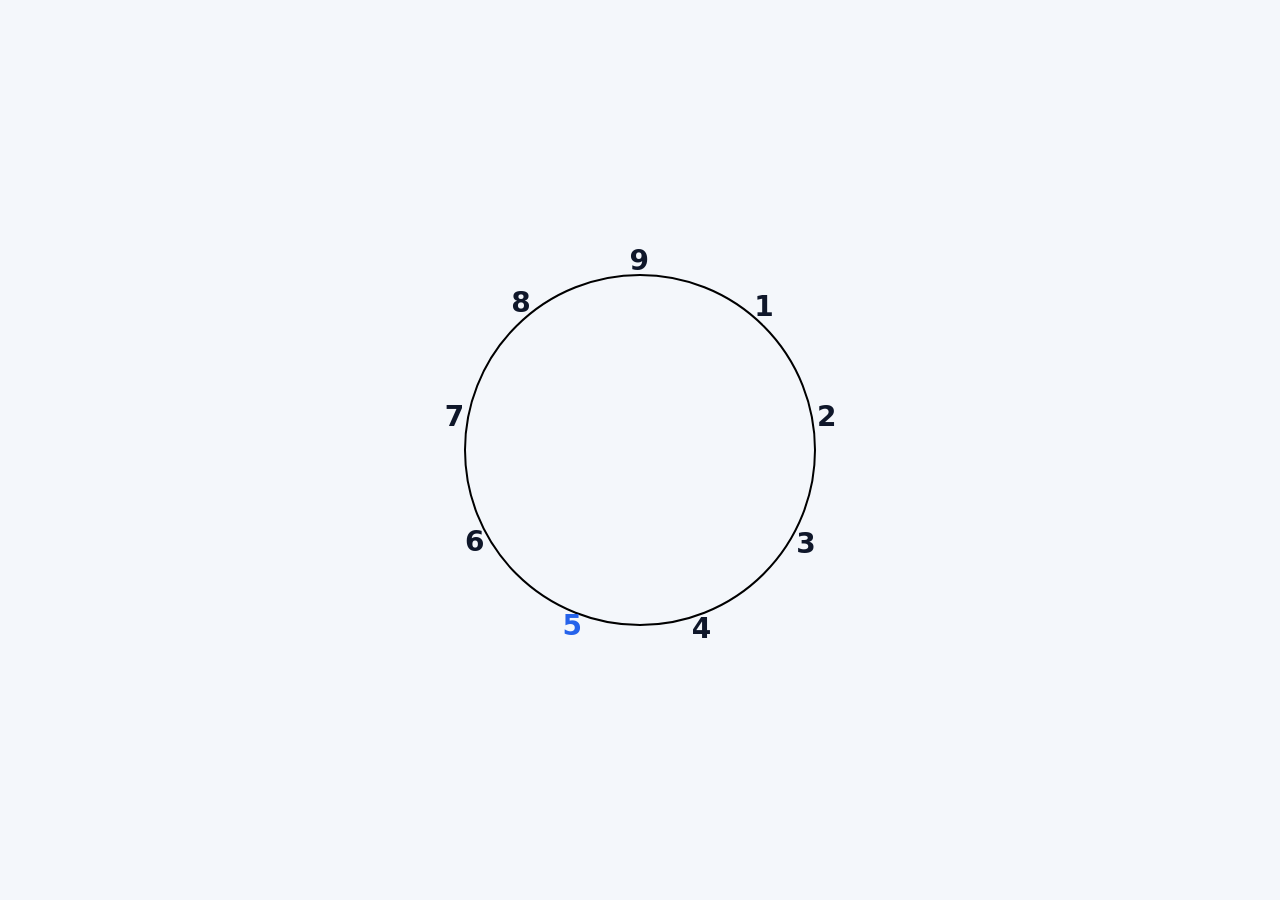
<file: components/numeric-ring/demo.html>
<!DOCTYPE html>
<html lang="en">
  <head>
    <meta charset="utf-8" />
    <meta name="viewport" content="width=device-width, initial-scale=1" />
    <title>Numeric ring (1–9, 9 at top)</title>
    <link rel="stylesheet" href="./numeric-ring.css" />
    <style>
      body {
        margin: 0;
        min-height: 100dvh;
        display: grid;
        place-items: center;
        background: #f4f7fb;
      }
    </style>
  </head>
  <body>
    <div id="ring-one" aria-label="Numbers one through nine"></div>

    <script type="module">
      import { mountNumericRing } from './numeric-ring.js';

      mountNumericRing(document.getElementById('ring-one'), {
        labels: ['9', '1', '2', '3', '4', '5', '6', '7', '8'],
        slotCards: {
          '5': [
            {
              ordinal: 1,
              ordinalTotal: 1,
              title: 'DEMO CARD (FIVE)',
              sections: [{ bodyParagraphs: ['Open digit 5, then tap this chip.'] }],
            },
          ],
        },
        onSlotCardActivate: ({ card }) => console.log('[demo]', card.title),
      });
    </script>
  </body>
</html>
</file>
<file: components/numeric-ring/numeric-ring.css>
.numeric-ring {
  overflow: visible;

  --nr-size: min(72vmin, 22rem);
  --nr-ring-width: 2px;
  --nr-ring-color: #000;
  --nr-num-color: #0f172a;
  /* Digits that open the hub deck (button) — link-like blue */
  --nr-digit-hit-color: #2563eb;
  --nr-digit-hit-color-hover: #1d4ed8;
  --nr-num-size: clamp(1rem, 4vmin, 1.75rem);
  --nr-symbol-name-size: clamp(0.6875rem, 2.65vmin, 0.92rem);
  --nr-name-outset: clamp(0.85rem, 2.85vmin, 1.35rem);
  /* Digit/deity radial offset adds --nr-orbit-gap-scale × this past size/2 + ring-width/2 */
  --nr-orbit-gap: clamp(4px, 0.42em, 10px);
  --nr-orbit-gap-scale: 2.5;
  /* Seeds resolveChordRadiusRatio; mount mirrors to `--nr-junction-ratio` for SVG chords only. */
  --nr-chord-radius-ratio: calc(1 - var(--nr-ring-width) / var(--nr-size));
  /* Overwritten in mountNumericRing; fallback 1 avoids invalid calc before script */
  --nr-junction-ratio: 1;
  /* Optional: + nudge moves digit slightly toward hub along the spoke */
  --nr-digit-radial-nudge: 0px;
  /* Optional: tweak spoke rotation (degrees, e.g. for optical alignment). */
  --nr-digit-angle-nudge-deg: 0deg;
  /* Tangential slide along the ring (after radial place); negative ≈ half-step CCW, no extra digit rotation. */
  --nr-digit-tangent-shift: -0.5ch;
  /* Legacy spacing vars (deck UI is centered in hub; radial layout removed) */
  --nr-card-first-gap: clamp(2.5rem, 14vmin, 6.5rem);
  --nr-card-stack-gap: 10px;
  --nr-card-step: clamp(36px, 7vmin, 56px);
  --nr-card-chip-size: clamp(0.6875rem, 2.1vmin, 0.75rem);
  --nr-chord-stroke: 0.014;
  --nr-chord-color: var(--nr-ring-color);
  /* Chords tagged with a group (third tuple item, e.g. 'triad') can outrank the rest */
  --nr-chord-triad-stroke: 0.022;
  --nr-chord-triad-color: var(--nr-ring-color);
  /* Junction dots where chords meet the ring (`showNodes`); radius in SVG user units (-1..1) */
  --nr-node-radius: 0.028;
  --nr-node-triad-radius: 0.038;
  --nr-node-color: var(--nr-chord-color);
  --nr-node-triad-color: var(--nr-chord-triad-color);
  /* Selected chord (`chordInfo`) and sector arcs (`sectors`); sector colors are set per group */
  --nr-chord-active-color: var(--nr-chord-triad-color);
  --nr-chord-active-stroke: 0.034;
  --nr-sector-stroke: 0.036;
  --nr-sector-color: var(--nr-chord-color);
  /* Secondary line of a two-line label (array `symbolNames`) */
  --nr-symbol-sub-color: var(--nr-digit-hit-color);

  /* Surfaces inside the ring: hub deck chips, planet position chips, definition prose */
  --nr-focus-color: #0f172a;
  --nr-chip-bg: #ffffff;
  --nr-chip-border: #94a3b8;
  --nr-chip-text: #0f172a;
  --nr-ephem-bg: rgb(255 255 255 / 0.96);
  --nr-ephem-border: #e2e8f0;
  --nr-ephem-text: #475569;
  --nr-hub-text: #334155;
  --nr-shadow-rgb: 15 23 42;
  --nr-font-numeral: ui-sans-serif, system-ui, -apple-system, Segoe UI, Roboto, Helvetica, Arial,
    sans-serif;
  --nr-font-label: var(--nr-font-numeral);

  /* Gap between stacked deck chips in the centered hub panel */
  --nr-hub-deck-gap: 0.5rem;

  position: relative;
  width: var(--nr-size);
  height: var(--nr-size);
  box-sizing: border-box;
}

.numeric-ring__track {
  position: absolute;
  inset: 0;
  z-index: 0;
  border-radius: 50%;
  border: var(--nr-ring-width) solid var(--nr-ring-color);
  pointer-events: none;
}

.numeric-ring__chords {
  position: absolute;
  inset: 0;
  z-index: 1;
  width: 100%;
  height: 100%;
  overflow: visible;
  pointer-events: none;
}

.numeric-ring__chords line {
  stroke: var(--nr-chord-color);
  stroke-width: var(--nr-chord-stroke);
  /* Butt caps so endpoints meet the ring circle; round caps extend past (x,y) */
  stroke-linecap: butt;
}

/* Drawn after the plain chords (see mountNumericRing) so the emphasized figure sits on top */
.numeric-ring__chords line.numeric-ring__chord--triad {
  stroke: var(--nr-chord-triad-color);
  stroke-width: var(--nr-chord-triad-stroke);
}

/* While one chord is selected the rest step back */
.numeric-ring--chordSelected .numeric-ring__chords line:not(.numeric-ring__chord-hit) {
  opacity: 0.4;
}

.numeric-ring__chords line.numeric-ring__chord--active {
  stroke: var(--nr-chord-active-color);
  stroke-width: var(--nr-chord-active-stroke);
  stroke-linecap: round;
  opacity: 1;
}

/* Invisible, finger-width twin of each chord. The svg itself ignores the pointer. */
.numeric-ring__chords line.numeric-ring__chord-hit {
  stroke: transparent;
  stroke-width: 0.1;
  pointer-events: stroke;
  cursor: pointer;
  outline: none;
}

.numeric-ring__chords line.numeric-ring__chord-hit:hover,
.numeric-ring__chords line.numeric-ring__chord-hit:focus-visible {
  stroke: var(--nr-chord-active-color);
  stroke-opacity: 0.22;
  stroke-linecap: round;
}

.numeric-ring__sector {
  fill: none;
  stroke: var(--nr-sector-color);
  stroke-width: var(--nr-sector-stroke);
  stroke-linecap: round;
}

.numeric-ring__node {
  r: var(--nr-node-radius);
  fill: var(--nr-node-color);
}

.numeric-ring__node--triad {
  r: var(--nr-node-triad-radius);
  fill: var(--nr-node-triad-color);
}

.numeric-ring__label {
  position: absolute;
  z-index: 2;
  left: 50%;
  top: 50%;
  width: calc(var(--nr-num-size) * 2);
  height: calc(var(--nr-num-size) * 2);
  margin-left: calc(-1 * var(--nr-num-size));
  margin-top: calc(-1 * var(--nr-num-size));
  pointer-events: none;
  font-variant-numeric: lining-nums tabular-nums;
  font-weight: 600;
  font-family: var(--nr-font-numeral);
  font-size: var(--nr-num-size);
  color: var(--nr-num-color);
}

.numeric-ring__arm {
  position: absolute;
  left: 50%;
  top: 50%;
  /* Stable transform box — 0×0 arms make translateY(-orbit) resolve poorly */
  width: 2px;
  height: 2px;
  margin-left: -1px;
  margin-top: -1px;
  overflow: visible;
  display: grid;
  place-items: center;
  transform-origin: center center;
  pointer-events: none;
}

.numeric-ring__label-inner {
  display: flex;
  align-items: center;
  justify-content: center;
  width: 1em;
  height: 1em;
  line-height: 1;
  text-align: center;
  transform: rotate(calc(-1 * var(--nr-slot-deg)));
}

/* Digit 9 only: nudge numeral left (inner transform; deity arm unchanged). */
#ring-one.numeric-ring .numeric-ring__label[data-nr-digit='9'] .numeric-ring__arm--digit .numeric-ring__label-inner {
  transform: rotate(calc(-1 * var(--nr-slot-deg)))
    translateX(calc(-1 * clamp(4px, 0.38vmin, 9px)));
}

/* Digit 7: numeral slight down along upright axes (glyph only). */
#ring-one.numeric-ring .numeric-ring__label[data-nr-digit='7'] .numeric-ring__arm--digit .numeric-ring__label-inner {
  transform: rotate(calc(-1 * var(--nr-slot-deg))) translateY(clamp(3px, 0.35vmin, 8px));
}

/* Digit 2: numeral slight up (glyph only). */
#ring-one.numeric-ring .numeric-ring__label[data-nr-digit='2'] .numeric-ring__arm--digit .numeric-ring__label-inner {
  transform: rotate(calc(-1 * var(--nr-slot-deg)))
    translateY(calc(-1 * clamp(3px, 0.35vmin, 8px)));
}

/* Digit 3: numeral slight up/right vs 6 optical band (glyph only). */
#ring-one.numeric-ring .numeric-ring__label[data-nr-digit='3'] .numeric-ring__arm--digit .numeric-ring__label-inner {
  transform: rotate(calc(-1 * var(--nr-slot-deg))) translateX(clamp(4px, 0.4vmin, 10px))
    translateY(calc(-1 * clamp(3px, 0.35vmin, 8px)));
}

.numeric-ring__symbol-name-stack {
  display: flex;
  flex-direction: column;
  align-items: center;
  gap: 0.14em;
  max-width: min(42vw, 9.5rem);
  transform: rotate(calc(-1 * var(--nr-slot-deg)));
}

.numeric-ring--planetEphemeris .numeric-ring__symbol-name-stack {
  max-width: min(38vw, 8.25rem);
}

.numeric-ring__planet-ephem-stack {
  display: flex;
  flex-direction: column;
  align-items: center;
  gap: 0.08em;
  max-width: min(46vw, 10.5rem);
  transform: rotate(calc(-1 * var(--nr-slot-deg)));
}

.numeric-ring__arm--planet-ephem {
  z-index: 3;
}

.numeric-ring__symbol-name {
  display: inline-block;
  font-family: var(--nr-font-label);
  font-size: var(--nr-symbol-name-size);
  font-weight: 500;
  line-height: 1.06;
  text-align: center;
  /* `pre`: no wrapping, but a `\n` in the name starts a new line */
  white-space: pre;
}

.numeric-ring__symbol-line {
  display: block;
}

.numeric-ring__symbol-line--sub {
  margin-top: 0.22em;
  font-weight: 500;
  color: var(--nr-symbol-sub-color);
  font-variant-emoji: text;
}

/* Digit-4 deity title: layout offset (avoid transform cascade issues in browser). */
#ring-one.numeric-ring:not(.numeric-ring--literary):not(.numeric-ring--medicine)
  .numeric-ring__label[data-nr-digit='4']
  .numeric-ring__symbol-name {
  position: relative;
  display: inline-block;
  left: 0;
  top: calc(-1 * clamp(5px, 0.42vmin, 9px));
}

/* Literary elements — multi-word labels (e.g. Point of view, Characterization) */
#ring-one.numeric-ring--literary:not(.numeric-ring--planetEphemeris) .numeric-ring__symbol-name-stack {
  max-width: min(46vw, 11rem);
}

#ring-one.numeric-ring--literary:not(.numeric-ring--planetEphemeris) .numeric-ring__symbol-name {
  white-space: normal;
  font-size: clamp(0.6875rem, 2.35vmin, 0.82rem);
  line-height: 1.12;
  max-width: min(46vw, 11rem);
}

/* Literary — Setting (digit 1): slight up */
#ring-one.numeric-ring--literary:not(.numeric-ring--planetEphemeris)
  .numeric-ring__label[data-nr-digit='1']
  .numeric-ring__symbol-name {
  position: relative;
  display: inline-block;
  top: calc(-1 * clamp(14px, 1.22vmin, 32px));
}

/* Literary — Tone (digit 2): slight up and right */
#ring-one.numeric-ring--literary:not(.numeric-ring--planetEphemeris)
  .numeric-ring__label[data-nr-digit='2']
  .numeric-ring__symbol-name {
  position: relative;
  display: inline-block;
  left: clamp(14px, 1.22vmin, 34px);
  top: calc(-1 * clamp(13px, 1.15vmin, 30px));
}

/* Literary — Point of view (digit 5): keep on one line; slight down */
#ring-one.numeric-ring--literary:not(.numeric-ring--planetEphemeris)
  .numeric-ring__label[data-nr-digit='5']
  .numeric-ring__symbol-name {
  position: relative;
  display: inline-block;
  white-space: nowrap;
  max-width: none;
  top: clamp(12px, 1.12vmin, 28px);
}

/* Literary — Plot (digit 6): slight down */
#ring-one.numeric-ring--literary:not(.numeric-ring--planetEphemeris)
  .numeric-ring__label[data-nr-digit='6']
  .numeric-ring__symbol-name {
  position: relative;
  display: inline-block;
  top: clamp(14px, 1.28vmin, 34px);
}

/* Literary — Characterization (digit 3): up and right */
#ring-one.numeric-ring--literary:not(.numeric-ring--planetEphemeris)
  .numeric-ring__label[data-nr-digit='3']
  .numeric-ring__symbol-name {
  position: relative;
  display: inline-block;
  left: clamp(22px, 2vmin, 52px);
  top: calc(-1 * clamp(22px, 1.85vmin, 48px));
}

/* Literary — Theme (digit 7): down and left vs Tone (digit 2) */
#ring-one.numeric-ring--literary:not(.numeric-ring--planetEphemeris)
  .numeric-ring__label[data-nr-digit='7']
  .numeric-ring__symbol-name {
  position: relative;
  display: inline-block;
  left: calc(-1 * clamp(18px, 1.45vmin, 44px));
  top: clamp(18px, 1.42vmin, 42px);
}

/* Medicine — comma-separated lists (digits 9–8) */
#ring-one.numeric-ring--medicine:not(.numeric-ring--planetEphemeris) .numeric-ring__symbol-name-stack {
  max-width: min(52vw, 13rem);
}

#ring-one.numeric-ring--medicine:not(.numeric-ring--planetEphemeris) .numeric-ring__symbol-name {
  white-space: normal;
  /* Longest labels on the ring: 10px floor (11px elsewhere) so five-word lists still fit a phone */
  font-size: clamp(0.625rem, 2.05vmin, 0.72rem);
  line-height: 1.1;
  max-width: min(52vw, 13rem);
}

/* Medicine — digit 9 (Ketamine, DXM, Unicorn, Amanita Muscaria): nudge up + slight left */
#ring-one.numeric-ring--medicine:not(.numeric-ring--planetEphemeris)
  .numeric-ring__label[data-nr-digit='9']
  .numeric-ring__symbol-name {
  position: relative;
  display: inline-block;
  left: calc(-1 * clamp(10px, 0.9vmin, 24px));
  top: calc(-1 * clamp(42px, 3.6vmin, 92px));
}

/* Medicine — digit 1 (Cannabis, Hape, Noya Rao): up and right */
#ring-one.numeric-ring--medicine:not(.numeric-ring--planetEphemeris)
  .numeric-ring__label[data-nr-digit='1']
  .numeric-ring__symbol-name {
  position: relative;
  display: inline-block;
  left: clamp(18px, 1.55vmin, 42px);
  top: calc(-1 * clamp(26px, 2.25vmin, 54px));
}

/* Medicine — digit 2 (MDMA, Sanaga, Cacao, Wachuma, San Pedro): nudge right and up */
#ring-one.numeric-ring--medicine:not(.numeric-ring--planetEphemeris)
  .numeric-ring__label[data-nr-digit='2']
  .numeric-ring__symbol-name {
  position: relative;
  display: inline-block;
  left: clamp(38px, 3.2vmin, 86px);
  top: calc(-1 * clamp(20px, 1.7vmin, 46px));
}

/* Medicine — digit 3 (Caffeine, Sugar, Shitty Carbs): nudge farther right */
#ring-one.numeric-ring--medicine:not(.numeric-ring--planetEphemeris)
  .numeric-ring__label[data-nr-digit='3']
  .numeric-ring__symbol-name {
  position: relative;
  display: inline-block;
  left: clamp(48px, 4.1vmin, 102px);
}

/* Medicine — digit 4 (Ayahuasca): slight right; lower than prior strong-up nudge */
#ring-one.numeric-ring--medicine:not(.numeric-ring--planetEphemeris)
  .numeric-ring__label[data-nr-digit='4']
  .numeric-ring__symbol-name {
  position: relative;
  display: inline-block;
  left: clamp(6px, 0.55vmin, 14px);
  top: calc(-1 * clamp(14px, 1.2vmin, 32px));
}

/* Medicine — digit 5 (Meo, Bufo): slight down vs default stack */
#ring-one.numeric-ring--medicine:not(.numeric-ring--planetEphemeris)
  .numeric-ring__label[data-nr-digit='5']
  .numeric-ring__symbol-name {
  position: relative;
  display: inline-block;
  top: clamp(8px, 0.62vmin, 18px);
}

/* Medicine — digit 6 (LSD, DMT): slight down and left */
#ring-one.numeric-ring--medicine:not(.numeric-ring--planetEphemeris)
  .numeric-ring__label[data-nr-digit='6']
  .numeric-ring__symbol-name {
  position: relative;
  display: inline-block;
  left: calc(-1 * clamp(14px, 1.15vmin, 32px));
  top: clamp(12px, 1vmin, 26px);
}

/* Medicine — digit 7 (Mushrooms, Nitrous): down and left */
#ring-one.numeric-ring--medicine:not(.numeric-ring--planetEphemeris)
  .numeric-ring__label[data-nr-digit='7']
  .numeric-ring__symbol-name {
  position: relative;
  display: inline-block;
  left: calc(-1 * clamp(18px, 1.45vmin, 42px));
  top: clamp(14px, 1.15vmin, 34px);
}

/* Medicine — digit 8 (Kambo, Breathwork, GHB): nudge left */
#ring-one.numeric-ring--medicine:not(.numeric-ring--planetEphemeris)
  .numeric-ring__label[data-nr-digit='8']
  .numeric-ring__symbol-name {
  position: relative;
  display: inline-block;
  left: calc(-1 * clamp(38px, 3.3vmin, 92px));
}

/* Medicine — digit 4–5 (Ayahuasca, Meo/Bufo): shift down on small screens where labels crowd chords/hub */
@media (max-width: 640px) {
  #ring-one.numeric-ring--medicine:not(.numeric-ring--planetEphemeris)
    .numeric-ring__label[data-nr-digit='4']
    .numeric-ring__symbol-name {
    position: relative;
    display: inline-block;
    top: clamp(9px, 2.5vmin, 19px);
  }

  #ring-one.numeric-ring--medicine:not(.numeric-ring--planetEphemeris)
    .numeric-ring__label[data-nr-digit='5']
    .numeric-ring__symbol-name {
    position: relative;
    display: inline-block;
    top: clamp(20px, 5.5vmin, 40px);
  }
}

/* Greek Pantheon — Prometheus (digit 5) slight down */
#ring-one.numeric-ring--greek:not(.numeric-ring--planetEphemeris)
  .numeric-ring__label[data-nr-digit='5']
  .numeric-ring__symbol-name {
  position: relative;
  display: inline-block;
  top: clamp(8px, 0.62vmin, 18px);
}

/* Greek Pantheon — Poseidon (digit 4): raise label to align with Prometheus band (digit 5) */
#ring-one.numeric-ring--greek:not(.numeric-ring--planetEphemeris)
  .numeric-ring__label[data-nr-digit='4']
  .numeric-ring__symbol-name {
  position: relative;
  display: inline-block;
  left: clamp(28px, 2.2vmin, 58px);
  top: calc(-1 * clamp(18px, 1.35vmin, 44px) + clamp(6px, 0.42vmin, 11px));
}

/* Greek Pantheon — Kronos (digit 6) slight right; down vs Apollo (digit 3) optical horizontal band */
#ring-one.numeric-ring--greek:not(.numeric-ring--planetEphemeris)
  .numeric-ring__label[data-nr-digit='6']
  .numeric-ring__symbol-name {
  position: relative;
  display: inline-block;
  left: clamp(12px, 0.92vmin, 26px);
  top: clamp(17px, 1.28vmin, 34px);
}

/* Greek Pantheon — Artemis (digit 2) up/right vs Zeus (digit 7) optical horizontal band */
#ring-one.numeric-ring--greek:not(.numeric-ring--planetEphemeris)
  .numeric-ring__label[data-nr-digit='2']
  .numeric-ring__symbol-name {
  position: relative;
  display: inline-block;
  left: clamp(9px, 0.62vmin, 22px);
  top: calc(-1 * clamp(11px, 0.82vmin, 24px));
}

/* Greek Pantheon — Zeus (digit 7) down/left to match Artemis band */
#ring-one.numeric-ring--greek:not(.numeric-ring--planetEphemeris)
  .numeric-ring__label[data-nr-digit='7']
  .numeric-ring__symbol-name {
  position: relative;
  display: inline-block;
  left: calc(-1 * clamp(11px, 0.92vmin, 28px));
  top: clamp(12px, 0.9vmin, 28px);
}

/* Greek Pantheon — Hermes (digit 1) slight up/right vs Ares & Hades (digit 8) optical band */
#ring-one.numeric-ring--greek:not(.numeric-ring--planetEphemeris)
  .numeric-ring__label[data-nr-digit='1']
  .numeric-ring__symbol-name {
  position: relative;
  display: inline-block;
  left: clamp(7px, 0.5vmin, 16px);
  top: calc(-1 * clamp(6px, 0.52vmin, 15px));
}

/* Greek Pantheon — Ares & Hades (digit 8): up and left vs Hermes band */
#ring-one.numeric-ring--greek:not(.numeric-ring--planetEphemeris)
  .numeric-ring__label[data-nr-digit='8']
  .numeric-ring__symbol-name {
  position: relative;
  display: inline-block;
  left: calc(-1 * clamp(30px, 2.42vmin, 64px));
  top: clamp(14px, 1.38vmin, 40px);
}

/* Greek Pantheon — Aphrodite (digit 9): well left vs numeral optical center */
#ring-one.numeric-ring--greek:not(.numeric-ring--planetEphemeris)
  .numeric-ring__label[data-nr-digit='9']
  .numeric-ring__symbol-name {
  position: relative;
  display: inline-block;
  left: calc(-1 * clamp(20px, 1.75vmin, 46px));
}

/* Egyptian Pantheon — Tefnut (digit 1) up vs Shu (digit 8) optical band */
#ring-one.numeric-ring--egyptian:not(.numeric-ring--greek):not(.numeric-ring--planetEphemeris):not(
    .numeric-ring--literary
  ):not(.numeric-ring--medicine)
  .numeric-ring__label[data-nr-digit='1']
  .numeric-ring__symbol-name {
  position: relative;
  display: inline-block;
  top: calc(-1 * clamp(11px, 0.88vmin, 24px));
}

/* Egyptian Pantheon — Nephthys (digit 4) up/right vs Set (digit 5) optical band */
#ring-one.numeric-ring--egyptian:not(.numeric-ring--greek):not(.numeric-ring--planetEphemeris):not(
    .numeric-ring--literary
  ):not(.numeric-ring--medicine)
  .numeric-ring__label[data-nr-digit='4']
  .numeric-ring__symbol-name {
  position: relative;
  display: inline-block;
  left: clamp(16px, 1.18vmin, 34px);
  top: calc(-1 * clamp(10px, 0.92vmin, 23px));
}

/* Egyptian Pantheon — Osiris (digit 6) down/left vs Isis (digit 3); --egyptian = any names-on, excluded when Greek or Planets */
#ring-one.numeric-ring--egyptian:not(.numeric-ring--greek):not(.numeric-ring--planetEphemeris):not(
    .numeric-ring--literary
  ):not(.numeric-ring--medicine)
  .numeric-ring__label[data-nr-digit='6']
  .numeric-ring__symbol-name {
  position: relative;
  display: inline-block;
  left: calc(-1 * clamp(12px, 0.95vmin, 28px));
  top: clamp(13px, 1vmin, 30px);
}

/* Egyptian Pantheon — Geb (digit 7): slight down/left */
#ring-one.numeric-ring--egyptian:not(.numeric-ring--greek):not(.numeric-ring--planetEphemeris):not(
    .numeric-ring--literary
  ):not(.numeric-ring--medicine)
  .numeric-ring__label[data-nr-digit='7']
  .numeric-ring__symbol-name {
  position: relative;
  display: inline-block;
  left: calc(-1 * clamp(14px, 1.12vmin, 32px));
  top: clamp(10px, 0.88vmin, 24px);
}

#ring-one.numeric-ring--planetEphemeris .numeric-ring__label[data-nr-digit='4'] .numeric-ring__symbol-name {
  position: relative;
  display: inline-block;
  left: clamp(18px, 1.35vmin, 38px);
  top: calc(-1 * clamp(20px, 1.45vmin, 40px));
}

/* Digit-1 (Mercury): stronger up/right, Planets mode */
#ring-one.numeric-ring--planetEphemeris .numeric-ring__label[data-nr-digit='1'] .numeric-ring__symbol-name {
  position: relative;
  display: inline-block;
  left: clamp(8px, 0.55vmin, 18px);
  top: calc(-1 * clamp(8px, 0.52vmin, 18px));
}

/* Digit-8 (Mars, Pluto): down/left, Planets mode */
#ring-one.numeric-ring--planetEphemeris .numeric-ring__label[data-nr-digit='8'] .numeric-ring__symbol-name {
  position: relative;
  display: inline-block;
  left: calc(-1 * clamp(8px, 0.65vmin, 22px));
  top: clamp(10px, 0.75vmin, 26px);
}

/* Digit-2 (Moon): slight right in Planets mode only */
#ring-one.numeric-ring--planetEphemeris .numeric-ring__label[data-nr-digit='2'] .numeric-ring__symbol-name {
  position: relative;
  display: inline-block;
  left: clamp(9px, 0.42vmin, 17px);
}

/* Digit-7 (Jupiter): down/left vs digit-2 (Moon) optical line, Planets mode only */
#ring-one.numeric-ring--planetEphemeris .numeric-ring__label[data-nr-digit='7'] .numeric-ring__symbol-name {
  position: relative;
  display: inline-block;
  left: calc(-1 * clamp(16px, 1.5vmin, 42px));
  top: clamp(16px, 1.35vmin, 38px);
}

/* Digit-3 (The Sun): up vs prior + keep right; tune to Saturn’s horizontal line */
#ring-one.numeric-ring--planetEphemeris .numeric-ring__label[data-nr-digit='3'] .numeric-ring__symbol-name {
  position: relative;
  display: inline-block;
  left: clamp(20px, 1.65vmin, 48px);
  top: calc(-1 * clamp(8px, 0.65vmin, 22px));
}

/* Digit-6 (Saturn): Planets title optical band */
#ring-one.numeric-ring--planetEphemeris .numeric-ring__label[data-nr-digit='6'] .numeric-ring__symbol-name {
  position: relative;
  display: inline-block;
  top: clamp(20px, 1.45vmin, 46px);
}

/*
 * Label placement. The per-digit px nudges above were hand-tuned for one numeral size and do not
 * follow font or viewport changes; they now only serve browsers without CSS trig functions.
 * Everywhere else, anchor each label by its ring-facing edge: shift it outward along its spoke by
 * half its own box (translate % = own size), which scales with label length in every mode.
 */
@supports (transform: translate(clamp(-50%, calc(80% * sin(40deg)), 50%), 0)) {
  /*
   * The arm is a 2px grid, so a label's auto track overflows from the arm's top-left and the
   * label ends up half its own size off the spoke (what the px nudges compensate for).
   * Center the track so the label box is truly centered on the spoke point before anchoring;
   * the tangent shift only exists to offset that same quirk, so drop it here.
   */
  #ring-one.numeric-ring .numeric-ring__arm--name,
  #ring-one.numeric-ring .numeric-ring__arm--planet-ephem {
    place-content: center;
    --nr-digit-tangent-shift: 0ch;
  }

  /*
   * Outset is now the real gap between numeral and label edge (the old values were padded to
   * leave room for the nudges). Two classes: must outrank `.numeric-ring--planetEphemeris`.
   */
  #ring-one.numeric-ring {
    --nr-name-outset: clamp(0.45rem, 1.5vmin, 0.7rem);
    --nr-planet-title-outset: clamp(0.45rem, 1.5vmin, 0.7rem);
  }

  #ring-one.numeric-ring .numeric-ring__symbol-name {
    position: relative;
    display: inline-block;
    left: 0 !important;
    top: 0 !important;
    /* 80% slope, clamped to half the box: diagonal spokes reach the full shift so a wide
       label's near corner, not its middle, meets the spoke and stays clear of the numeral */
    transform: translate(
      clamp(-50%, calc(80% * sin(var(--nr-slot-deg))), 50%),
      clamp(-50%, calc(-80% * cos(var(--nr-slot-deg))), 50%)
    );
  }

  /*
   * Planet position chips: the mirror image — hang inward from a point just inside the ring.
   * Horizontal shift follows sin^3 so the near-vertical bottom spokes (4, 5) barely move
   * sideways and do not slide into each other, while the side spokes shift fully.
   */
  #ring-one.numeric-ring .numeric-ring__symbol-ephem {
    transform: translate(
      clamp(
        -50%,
        calc(-130% * sin(var(--nr-slot-deg)) * sin(var(--nr-slot-deg)) * sin(var(--nr-slot-deg))),
        50%
      ),
      clamp(-50%, calc(80% * cos(var(--nr-slot-deg))), 50%)
    );
  }

  /* The bottom pair sit 40° apart on a short chord: lean each one away from the other. */
  #ring-one.numeric-ring .numeric-ring__label[data-nr-digit='4'] .numeric-ring__symbol-ephem {
    transform: translate(16%, -50%);
  }

  #ring-one.numeric-ring .numeric-ring__label[data-nr-digit='5'] .numeric-ring__symbol-ephem {
    transform: translate(-16%, -50%);
  }

  /* Top/bottom spokes have horizontal room: wrap by width, not one word per line. */
  #ring-one.numeric-ring--medicine .numeric-ring__label:is([data-nr-digit='9'], [data-nr-digit='4'], [data-nr-digit='5'])
    .numeric-ring__symbol-name {
    width: max-content;
    max-width: 6.5rem;
  }
}

/* Narrow screens: shrink the ring to leave a label gutter. `--egyptian` = any names-on mode. */
@media (max-width: 640px) {
  /* Two classes: must outrank the later `.numeric-ring--planetEphemeris` outset */
  .numeric-ring.numeric-ring--egyptian {
    /* Gutter grows with vmin because label font sizes do */
    --nr-size: min(72vmin, 22rem, calc(100vw - max(12.25rem, 40vmin)));
  }

  /*
   * Story's lower side labels ("Characterization", "Plot") are too long to sit beside their
   * numerals: tuck them underneath, where the ring curves away and leaves room.
   */
  @supports (transform: translate(clamp(-50%, calc(80% * sin(40deg)), 50%), 0)) {
    #ring-one.numeric-ring--literary .numeric-ring__label[data-nr-digit='3'] .numeric-ring__symbol-name {
      transform: translate(15%, calc(50% + 0.55rem));
    }

    #ring-one.numeric-ring--literary .numeric-ring__label[data-nr-digit='6'] .numeric-ring__symbol-name {
      transform: translate(-15%, calc(50% + 0.55rem));
    }

    /* Signs: "Sagittarius" on a side spoke has the same problem; its pair sits above the numerals */
    #ring-one.numeric-ring--signs .numeric-ring__label[data-nr-digit='2'] .numeric-ring__symbol-name {
      transform: translate(15%, calc(-50% - 0.55rem));
    }

    #ring-one.numeric-ring--signs .numeric-ring__label[data-nr-digit='7'] .numeric-ring__symbol-name {
      transform: translate(-15%, calc(-50% - 0.55rem));
    }
  }

  /* Nine position chips share a small circle here */
  .numeric-ring.numeric-ring--planetEphemeris .numeric-ring__symbol-ephem-line {
    font-size: 0.5625rem;
  }

  .numeric-ring.numeric-ring--planetEphemeris .numeric-ring__symbol-ephem {
    padding-inline: 0.45em;
  }

  /* Planet titles are short; spend the spare gutter on room for the interior position chips */
  .numeric-ring.numeric-ring--planetEphemeris {
    --nr-size: min(72vmin, 22rem, calc(100vw - max(9.5rem, 38vmin)));
  }
}

.numeric-ring__symbol-ephem {
  display: flex;
  flex-direction: column;
  align-items: center;
  gap: 0.06em;
  width: 100%;
}

.numeric-ring--planetEphemeris .numeric-ring__symbol-ephem {
  display: inline-flex;
  flex-direction: column;
  align-items: center;
  gap: 0.06em;
  width: auto;
  max-width: 100%;
  box-sizing: border-box;
  padding: 0.2em 0.6em;
  background: var(--nr-ephem-bg);
  border: 1px solid var(--nr-ephem-border);
  /* Pill for one line; still reads as a rounded card when a spoke carries two bodies */
  border-radius: 0.85em;
  box-shadow: 0 1px 2px rgb(var(--nr-shadow-rgb) / 0.08);
}

.numeric-ring--planetEphemeris .numeric-ring__symbol-ephem-line {
  font-size: clamp(0.625rem, 1.95vmin, 0.75rem);
  color: var(--nr-ephem-text);
}

.numeric-ring__symbol-ephem-line {
  font-size: clamp(0.5625rem, 1.95vmin, 0.68rem);
  font-weight: 500;
  line-height: 1.22;
  text-align: center;
  /* Lines arrive preformatted (one body per line); never break inside `16°36′ ♎` */
  white-space: nowrap;
  font-variant-emoji: text;
  font-family: var(--nr-font-label);
  font-variant-numeric: tabular-nums;
  color: var(--nr-ephem-text);
}

.numeric-ring--planetEphemeris {
  --nr-planet-title-outset: clamp(0.98rem, 3.15vmin, 1.48rem);
  /* Fraction of the digit orbit where the chips' outer edge hangs; ~0.73 lands just inside the ring line. */
  --nr-planet-ephem-orbit-fraction: 0.73;
}

.numeric-ring__digit-hit {
  pointer-events: auto;
  cursor: pointer;
  margin: 0;
  padding: 0;
  border: none;
  background: transparent;
  font: inherit;
  font-weight: inherit;
  font-variant-numeric: inherit;
  color: var(--nr-digit-hit-color);
  appearance: none;
  -webkit-appearance: none;
  display: grid;
  place-items: center;
}

.numeric-ring__digit-hit:hover {
  color: var(--nr-digit-hit-color-hover);
}

.numeric-ring__digit-hit:focus-visible {
  outline: 2px solid var(--nr-digit-hit-color);
  outline-offset: 2px;
  border-radius: 3px;
}

/* Hub trigger on radial symbol (e.g. Story Elements) — keep .numeric-ring__symbol-name for layout/CSS */
.numeric-ring__symbol-hit {
  pointer-events: auto;
  cursor: pointer;
  margin: 0;
  padding: 0;
  border: none;
  background: transparent;
  font: inherit;
  /* `font: inherit` would pull the numeral face from the label wrapper */
  font-family: var(--nr-font-label);
  /* Not `inherit` for weight or size: the wrapper carries the numeral's */
  font-weight: 500;
  font-size: var(--nr-symbol-name-size);
  line-height: inherit;
  text-align: inherit;
  white-space: inherit;
  max-width: inherit;
  color: var(--nr-digit-hit-color);
  appearance: none;
  -webkit-appearance: none;
  display: inline-block;
}

.numeric-ring__symbol-hit:hover {
  color: var(--nr-digit-hit-color-hover);
}

.numeric-ring__symbol-hit:focus-visible {
  outline: 2px solid var(--nr-digit-hit-color);
  outline-offset: 2px;
  border-radius: 3px;
}

.numeric-ring__hub-deck {
  position: absolute;
  inset: 0;
  z-index: 5;
  box-sizing: border-box;
  display: flex;
  flex-direction: column;
  align-items: center;
  justify-content: center;
  pointer-events: none;
  padding: clamp(0.75rem, 4vmin, 1.75rem);
}

.numeric-ring__hub-deck-stack {
  position: relative;
  z-index: 1;
  display: flex;
  flex-direction: column;
  align-items: center;
  gap: var(--nr-hub-deck-gap);
  max-width: none;
  overflow: visible;
  pointer-events: auto;
}

.numeric-ring__hub-definition {
  margin: 0;
  max-width: min(21ch, 92vw);
  box-sizing: border-box;
  text-align: center;
  font-family: var(--nr-font-label);
  font-size: clamp(0.8rem, 2.2vmin, 0.95rem);
  font-weight: 450;
  line-height: 1.45;
  color: var(--nr-hub-text);
}

/* Prose in the hub sits on the chords: give it a surface so lines do not run through the text */
.numeric-ring__hub-deck-stack:has(> .numeric-ring__hub-definition) {
  padding: 0.6rem 0.8rem;
  border: 1px solid var(--nr-ephem-border);
  border-radius: 10px;
  background: var(--nr-ephem-bg);
  gap: 0;
}

.numeric-ring__hub-definition--title {
  font-family: var(--nr-font-numeral);
  font-size: clamp(1.05rem, 3vmin, 1.3rem);
  font-weight: 600;
  line-height: 1.2;
  color: var(--nr-chip-text);
  max-width: none;
  white-space: nowrap;
}

.numeric-ring__hub-definition + .numeric-ring__hub-definition {
  margin-top: 0.65em;
}

.numeric-ring__card-hit {
  pointer-events: auto;
  cursor: pointer;
  margin: 0;
  padding: 0.12em 0.38em 0.14em;
  border: 1px solid var(--nr-chip-border);
  border-radius: 6px;
  background: var(--nr-chip-bg);
  color: var(--nr-chip-text);
  font-family: var(--nr-font-label);
  font-size: var(--nr-card-chip-size);
  font-weight: 650;
  font-variant-numeric: normal;
  line-height: 1.25;
  box-shadow: 0 1px 2px rgb(var(--nr-shadow-rgb) / 0.08);
  text-align: center;
  transform: rotate(calc(-1 * var(--nr-slot-deg)));
}

.numeric-ring__card-hit:focus-visible {
  outline: 2px solid var(--nr-focus-color);
  outline-offset: 2px;
}

.numeric-ring__card-hit--hub {
  transform: none;
  box-sizing: border-box;
  width: auto;
  max-width: none;
  min-width: 0;
}

.numeric-ring__card-chip-inner {
  display: inline-block;
  white-space: nowrap;
}

.numeric-ring__card-hit--hub .numeric-ring__card-chip-inner {
  white-space: normal;
  overflow-wrap: break-word;
}

/* Very narrow phones: the ring is too small for nine position chips; the table below it carries them */
@media (max-width: 350px) {
  .numeric-ring--planetEphemeris .numeric-ring__arm--planet-ephem {
    display: none;
  }
}

/*
 * Motion. mountNumericRing rebuilds the ring's children on every mode change, so entrance
 * animations replay per switch; only parts that differ between modes (labels, chips, deck)
 * animate — numerals and chords are identical across rebuilds and must not flicker.
 */

/* Typed so it can transition: numerals, chords and track all derive from it and move in sync
   when the ring changes size between modes on narrow screens. */
@property --nr-size {
  syntax: '<length>';
  inherits: true;
  initial-value: 352px;
}

@media (prefers-reduced-motion: no-preference) {
  .numeric-ring {
    transition: --nr-size 0.3s cubic-bezier(0.2, 0.7, 0.2, 1);
  }

  /* Labels emerge outward along their own spoke. `translate` is separate from the `transform`
     that anchors them, so the two compose. Without trig support this degrades to a plain fade. */
  @keyframes nr-label-in {
    from {
      opacity: 0;
      translate: calc(-0.5rem * sin(var(--nr-slot-deg))) calc(0.5rem * cos(var(--nr-slot-deg)));
    }
  }

  @keyframes nr-pop-in {
    from {
      opacity: 0;
      scale: 0.9;
    }
  }

  .numeric-ring__symbol-name {
    animation: nr-label-in 0.34s cubic-bezier(0.2, 0.7, 0.2, 1) both;
    animation-delay: calc(var(--nr-slot-index, 0) * 24ms);
  }

  .numeric-ring__symbol-ephem {
    animation: nr-pop-in 0.3s cubic-bezier(0.2, 0.7, 0.2, 1) both;
    animation-delay: calc(80ms + var(--nr-slot-index, 0) * 24ms);
  }

  .numeric-ring__hub-deck-stack > * {
    animation: nr-pop-in 0.22s cubic-bezier(0.2, 0.7, 0.2, 1) both;
  }

  .numeric-ring__hub-deck-stack > :nth-child(2) {
    animation-delay: 40ms;
  }

  .numeric-ring__hub-deck-stack > :nth-child(3) {
    animation-delay: 80ms;
  }

  .numeric-ring__hub-deck-stack > :nth-child(n + 4) {
    animation-delay: 120ms;
  }
}
</file>
